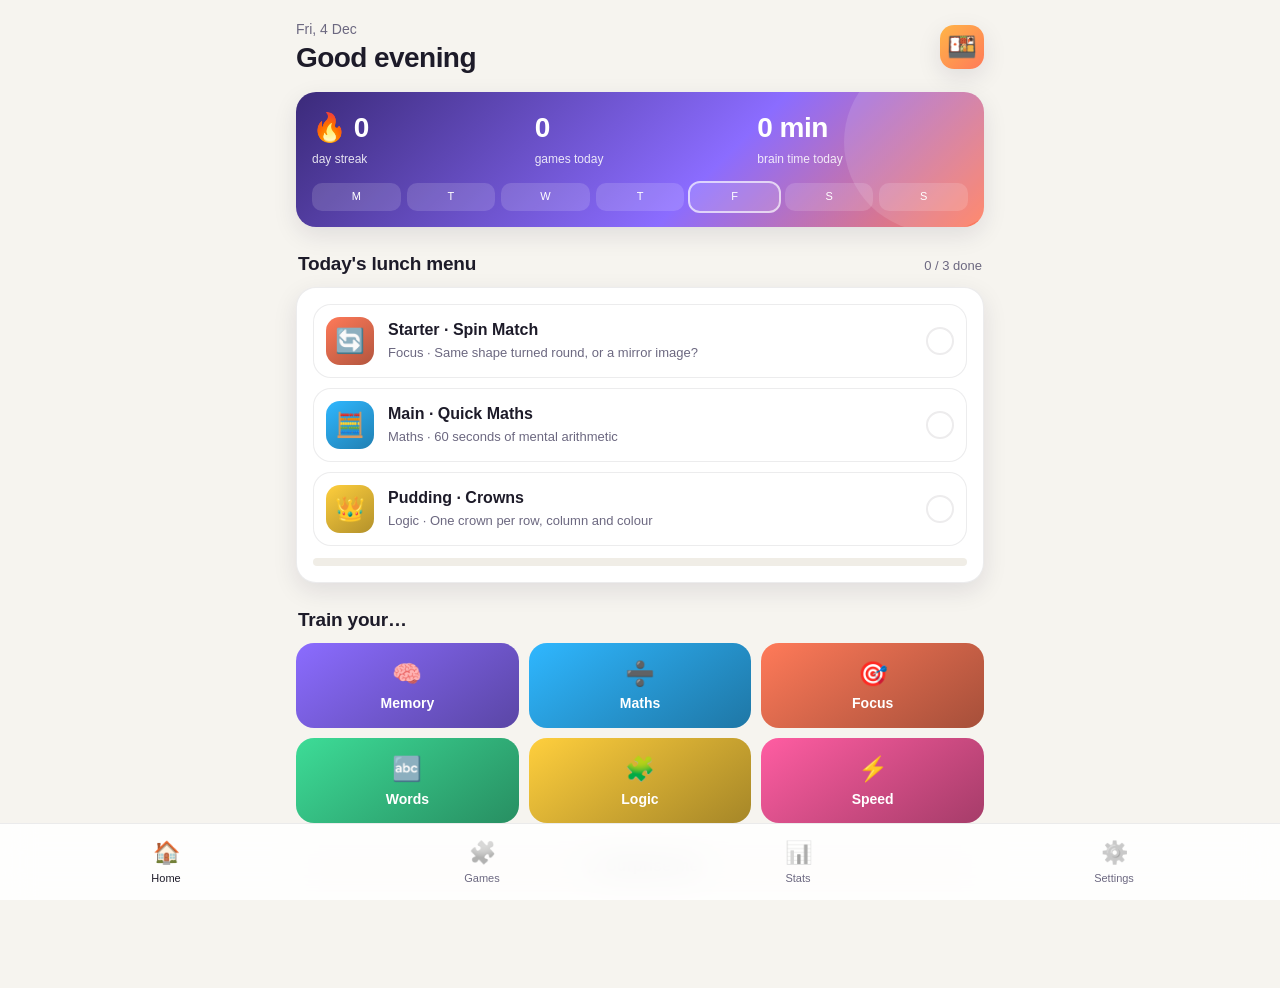
<file: index.html>
<!doctype html>
<html lang="en-GB">
<head>
  <meta charset="utf-8">
  <meta name="viewport" content="width=device-width, initial-scale=1, viewport-fit=cover, user-scalable=no">
  <title>Lunchbox – Brain Games</title>
  <meta name="description" content="Bite-sized brain games for your lunch break. Works offline.">
  <meta name="theme-color" content="#14121f">
  <meta name="apple-mobile-web-app-capable" content="yes">
  <meta name="mobile-web-app-capable" content="yes">
  <meta name="apple-mobile-web-app-status-bar-style" content="black-translucent">
  <meta name="apple-mobile-web-app-title" content="Lunchbox">
  <link rel="manifest" href="manifest.webmanifest">
  <link rel="icon" href="icons/icon.svg" type="image/svg+xml">
  <link rel="apple-touch-icon" href="icons/apple-touch-icon.png">
  <link rel="stylesheet" href="css/styles.css">
</head>
<body>
  <div id="app">
    <main id="view" class="view"></main>

    <nav id="tabbar" class="tabbar" aria-label="Main">
      <button data-tab="home" class="tab is-active"><span class="tab-ico">🏠</span><span>Home</span></button>
      <button data-tab="games" class="tab"><span class="tab-ico">🧩</span><span>Games</span></button>
      <button data-tab="stats" class="tab"><span class="tab-ico">📊</span><span>Stats</span></button>
      <button data-tab="settings" class="tab"><span class="tab-ico">⚙️</span><span>Settings</span></button>
    </nav>
  </div>

  <!-- Game screen -->
  <section id="game-screen" class="game-screen" hidden>
    <header class="game-bar">
      <button id="game-back" class="icon-btn" aria-label="Back to menu">←</button>
      <div class="game-title" id="game-title"></div>
      <div class="game-status" id="game-status"></div>
    </header>
    <div id="game-root" class="game-root"></div>
  </section>

  <!-- Intro / results sheet -->
  <div id="sheet" class="sheet" hidden>
    <div class="sheet-card" id="sheet-card"></div>
  </div>

  <div id="toast" class="toast" hidden></div>

  <script src="js/core.js"></script>
  <script src="js/games/memory-match.js"></script>
  <script src="js/games/pattern-recall.js"></script>
  <script src="js/games/number-flash.js"></script>
  <script src="js/games/n-back.js"></script>
  <script src="js/games/make-24.js"></script>
  <script src="js/games/quick-maths.js"></script>
  <script src="js/games/target-number.js"></script>
  <script src="js/games/colour-clash.js"></script>
  <script src="js/games/number-hunt.js"></script>
  <script src="js/games/odd-colour.js"></script>
  <script src="js/games/spin-match.js"></script>
  <script src="js/games/word-scramble.js"></script>
  <script src="js/games/missing-vowels.js"></script>
  <script src="js/games/word-climb.js"></script>
  <script src="js/games/sudoku.js"></script>
  <script src="js/games/crowns.js"></script>
  <script src="js/games/sun-moon.js"></script>
  <script src="js/games/picture-grid.js"></script>
  <script src="js/games/code-breaker.js"></script>
  <script src="js/games/reaction.js"></script>
  <script src="js/games/green-light.js"></script>
  <script src="js/app.js"></script>
</body>
</html>
</file>
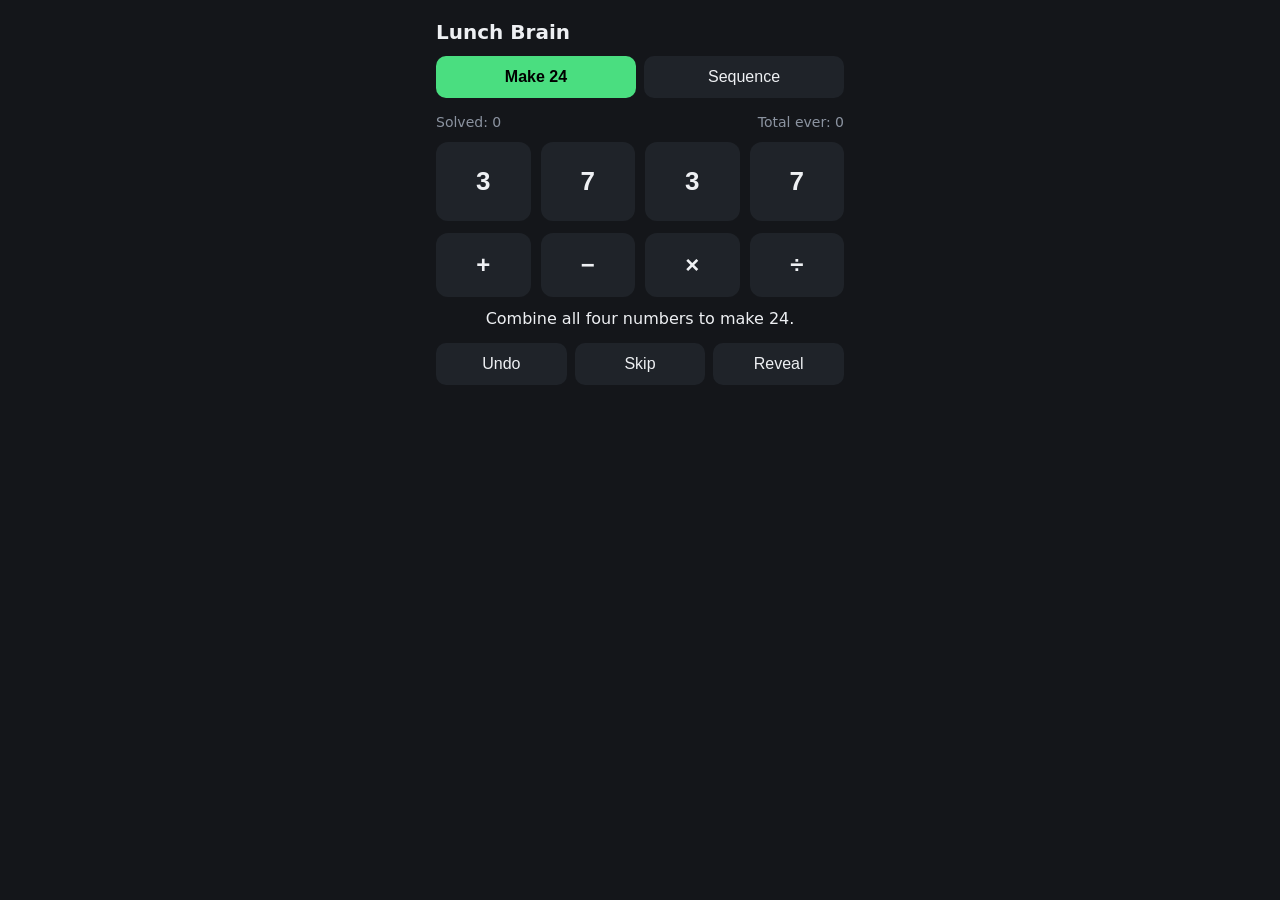
<file: original-lunch-brain.html>
<!doctype html>
<html lang="en-GB"><head><meta charset="utf-8">
<meta name="viewport" content="width=device-width,initial-scale=1">
<title>Lunch Brain</title>
<style>
:root{--bg:#14161a;--card:#1f2329;--ink:#eef0f3;--mut:#8b93a0;--acc:#4ade80;--bad:#f87171;--sel:#60a5fa}
*{box-sizing:border-box;-webkit-tap-highlight-color:transparent}
body{margin:0;background:var(--bg);color:var(--ink);font-family:system-ui,sans-serif;display:flex;justify-content:center}
main{width:100%;max-width:440px;padding:16px}
h1{font-size:20px;margin:4px 0 12px}
nav{display:flex;gap:8px;margin-bottom:16px}
nav button,.btn{flex:1;padding:12px;border:0;border-radius:10px;background:var(--card);color:var(--ink);font-size:16px}
nav button.on{background:var(--acc);color:#000;font-weight:600}
.stats{display:flex;justify-content:space-between;color:var(--mut);font-size:14px;margin-bottom:12px}
.row{display:grid;grid-template-columns:repeat(4,1fr);gap:10px;margin:12px 0}
.tile{padding:22px 0;border-radius:12px;background:var(--card);color:var(--ink);border:2px solid transparent;font-size:26px;font-weight:600}
.tile.sel{border-color:var(--sel)}
.op{padding:16px 0;font-size:24px}
.msg{min-height:24px;text-align:center;margin:10px 0;font-size:16px}
.grid{display:grid;grid-template-columns:repeat(3,1fr);gap:10px;margin:16px 0}
.cell{aspect-ratio:1;border-radius:14px;background:var(--card);border:0}
.cell.lit{background:var(--acc)}
.cell.wrong{background:var(--bad)}
.hide{display:none}
</style></head><body><main>
<h1>Lunch Brain</h1>
<nav><button id="t24" class="on">Make 24</button><button id="tseq">Sequence</button></nav>

<section id="g24">
  <div class="stats"><span id="s24">Solved: 0</span><span id="b24"></span></div>
  <div class="row" id="tiles"></div>
  <div class="row" id="ops"></div>
  <div class="msg" id="m24">Combine all four numbers to make 24.</div>
  <div style="display:flex;gap:8px">
    <button class="btn" id="undo">Undo</button>
    <button class="btn" id="skip">Skip</button>
    <button class="btn" id="hint">Reveal</button>
  </div>
</section>

<section id="gseq" class="hide">
  <div class="stats"><span id="sq">Level: 0</span><span id="bq"></span></div>
  <div class="grid" id="grid"></div>
  <div class="msg" id="mq">Watch the pattern, then repeat it.</div>
  <button class="btn" id="start" style="width:100%">Start</button>
</section>

<script>
const $=id=>document.getElementById(id);
function load(k){try{return +localStorage.getItem(k)||0}catch(e){return 0}}
function save(k,v){try{localStorage.setItem(k,v)}catch(e){}}

/* ---------- tabs ---------- */
$('t24').onclick=()=>tab(true);$('tseq').onclick=()=>tab(false);
function tab(a){$('g24').classList.toggle('hide',!a);$('gseq').classList.toggle('hide',a);
  $('t24').classList.toggle('on',a);$('tseq').classList.toggle('on',!a)}

/* ---------- Make 24 ---------- */
const OPS=['+','−','×','÷'];
function apply(a,o,b){return o=='+'?a+b:o=='−'?a-b:o=='×'?a*b:(b===0?NaN:a/b)}
function solve(nums){ // returns expression string or null
  const go=l=>{
    if(l.length==1)return Math.abs(l[0].v-24)<1e-6?l[0].e:null;
    for(let i=0;i<l.length;i++)for(let j=0;j<l.length;j++){if(i==j)continue;
      const rest=l.filter((_,k)=>k!=i&&k!=j);
      for(const o of OPS){const v=apply(l[i].v,o,l[j].v);if(!isFinite(v))continue;
        const r=go([...rest,{v,e:'('+l[i].e+o+l[j].e+')'}]);if(r)return r}}
    return null};
  return go(nums.map(n=>({v:n,e:''+n})));
}
let tiles=[],hist=[],selA=null,selOp=null,solved=load('solved24'),orig=[];
function newPuzzle(){
  let n;do{n=[0,0,0,0].map(()=>1+Math.floor(Math.random()*9))}while(!solve(n));
  orig=n;tiles=n.map(v=>({v}));hist=[];selA=null;selOp=null;
  $('m24').textContent='Combine all four numbers to make 24.';draw24();
}
function fmt(v){return Number.isInteger(v)?v:(Math.round(v*100)/100)}
function draw24(){
  $('s24').textContent='Solved: '+solved;
  $('b24').textContent='Total ever: '+load('solved24');
  const t=$('tiles');t.innerHTML='';
  tiles.forEach((x,i)=>{const b=document.createElement('button');b.className='tile'+(selA===i?' sel':'');
    b.textContent=fmt(x.v);b.onclick=()=>pickTile(i);t.appendChild(b)});
  t.style.gridTemplateColumns='repeat('+tiles.length+',1fr)';
  const o=$('ops');o.innerHTML='';
  OPS.forEach(s=>{const b=document.createElement('button');b.className='tile op'+(selOp===s?' sel':'');
    b.textContent=s;b.onclick=()=>{if(selA!==null){selOp=s;draw24()}};o.appendChild(b)});
}
function pickTile(i){
  if(selA===null){selA=i;draw24();return}
  if(selA===i){selA=null;selOp=null;draw24();return}
  if(!selOp){selA=i;draw24();return}
  const v=apply(tiles[selA].v,selOp,tiles[i].v);
  if(!isFinite(v)){$('m24').textContent='Cannot divide by zero.';return}
  hist.push(tiles.map(x=>({...x})));
  const keep=tiles.filter((_,k)=>k!=selA&&k!=i);keep.push({v});
  tiles=keep;selA=null;selOp=null;draw24();
  if(tiles.length==1){
    if(Math.abs(tiles[0].v-24)<1e-6){solved++;save('solved24',load('solved24')+1);
      $('m24').textContent='24! Nicely done.';draw24();setTimeout(newPuzzle,1200)}
    else $('m24').textContent='Got '+fmt(tiles[0].v)+'. Undo and try again.';
  }
}
$('undo').onclick=()=>{if(hist.length){tiles=hist.pop();selA=null;selOp=null;
  $('m24').textContent='Combine all four numbers to make 24.';draw24()}};
$('skip').onclick=newPuzzle;
$('hint').onclick=()=>{$('m24').textContent='One solution: '+solve(orig).replace(/^\((.*)\)$/,'$1')};
newPuzzle();

/* ---------- Sequence ---------- */
let seq=[],pos=0,busy=false,level=0;
const grid=$('grid'),cells=[];
for(let i=0;i<9;i++){const c=document.createElement('button');c.className='cell';
  c.onclick=()=>tap(i);grid.appendChild(c);cells.push(c)}
$('bq').textContent='Best: '+load('bestSeq');
const wait=ms=>new Promise(r=>setTimeout(r,ms));
async function flash(i,cls='lit',ms=450){cells[i].classList.add(cls);await wait(ms);cells[i].classList.remove(cls);await wait(150)}
async function play(){
  busy=true;pos=0;$('mq').textContent='Watch...';await wait(500);
  for(const i of seq)await flash(i);
  busy=false;$('mq').textContent='Your turn.';
}
$('start').onclick=()=>{if(busy)return;seq=[];level=0;next()};
function next(){seq.push(Math.floor(Math.random()*9));level=seq.length-1;
  $('sq').textContent='Level: '+level;play()}
async function tap(i){
  if(busy||!seq.length)return;
  if(i===seq[pos]){flash(i,'lit',200);pos++;
    if(pos===seq.length){busy=true;level=seq.length;$('sq').textContent='Level: '+level;
      if(level>load('bestSeq')){save('bestSeq',level);$('bq').textContent='Best: '+level}
      $('mq').textContent='Correct!';await wait(800);next()}}
  else{busy=true;flash(i,'wrong',500);
    $('mq').textContent='Missed. You reached level '+(seq.length-1)+'. Press Start to retry.';
    seq=[];await wait(600);busy=false}
}
</script></main></body></html>
</file>
<file: css/styles.css>
/* ===== Tokens ===== */
:root {
  --bg: #14121f;
  --bg-2: #1c1a2b;
  --card: #242238;
  --card-2: #2d2a45;
  --line: rgba(255,255,255,.08);
  --text: #f3f1ff;
  --muted: #a39fbf;
  --accent: #ffb547;
  --accent-ink: #2b1a00;
  --good: #3ddc97;
  --bad: #ff5d73;
  --shadow: 0 10px 30px rgba(0,0,0,.35);

  --memory: #8b6cff;
  --maths: #2fb7ff;
  --focus: #ff7a59;
  --words: #3ddc97;
  --logic: #ffcf3d;
  --speed: #ff5da2;

  --radius: 20px;
  --safe-top: env(safe-area-inset-top, 0px);
  --safe-bottom: env(safe-area-inset-bottom, 0px);
  color-scheme: dark;
}
:root[data-theme="light"] {
  --bg: #f6f4ef;
  --bg-2: #ffffff;
  --card: #ffffff;
  --card-2: #f0ede6;
  --line: rgba(20,18,31,.08);
  --text: #1d1b29;
  --muted: #6c6880;
  --shadow: 0 8px 24px rgba(30,20,60,.10);
  color-scheme: light;
}
@media (prefers-color-scheme: light) {
  :root:not([data-theme="dark"]):not([data-theme="light"]) {
    --bg: #f6f4ef;
    --bg-2: #ffffff;
    --card: #ffffff;
    --card-2: #f0ede6;
    --line: rgba(20,18,31,.08);
    --text: #1d1b29;
    --muted: #6c6880;
    --shadow: 0 8px 24px rgba(30,20,60,.10);
    color-scheme: light;
  }
}

/* ===== Base ===== */
* { box-sizing: border-box; -webkit-tap-highlight-color: transparent; }
[hidden] { display: none !important; }
html, body { margin: 0; height: 100%; }
body {
  background: var(--bg);
  color: var(--text);
  font: 16px/1.4 -apple-system, BlinkMacSystemFont, "Segoe UI", Roboto, "Helvetica Neue", Arial, sans-serif;
  overscroll-behavior: none;
  -webkit-user-select: none;
  user-select: none;
  touch-action: manipulation;
}
button { font: inherit; color: inherit; border: 0; background: none; cursor: pointer; }
input { font: inherit; }
h1, h2, h3 { margin: 0; line-height: 1.15; }

#app { min-height: 100%; }

.view {
  padding: calc(var(--safe-top) + 20px) 16px calc(var(--safe-bottom) + 96px);
  max-width: 720px;
  margin: 0 auto;
  animation: fade .25s ease;
}
@keyframes fade { from { opacity: 0; transform: translateY(6px); } to { opacity: 1; transform: none; } }

/* ===== Tab bar ===== */
.tabbar {
  position: fixed; left: 0; right: 0; bottom: 0;
  display: grid; grid-template-columns: repeat(4, 1fr);
  padding: 8px 8px calc(var(--safe-bottom) + 8px);
  background: color-mix(in srgb, var(--bg-2) 88%, transparent);
  backdrop-filter: blur(16px); -webkit-backdrop-filter: blur(16px);
  border-top: 1px solid var(--line);
  z-index: 10;
}
.tab {
  display: flex; flex-direction: column; align-items: center; gap: 2px;
  font-size: 11px; color: var(--muted); padding: 6px 0; border-radius: 12px;
}
.tab-ico { font-size: 22px; filter: grayscale(1) opacity(.6); transition: filter .2s; }
.tab.is-active { color: var(--text); }
.tab.is-active .tab-ico { filter: none; }

/* ===== Headings & common ===== */
.top { display: flex; align-items: center; justify-content: space-between; margin-bottom: 18px; }
.hello small { color: var(--muted); display: block; font-size: 14px; margin-bottom: 2px; }
.hello h1 { font-size: 28px; letter-spacing: -.02em; }
.brand-badge {
  width: 44px; height: 44px; border-radius: 14px; display: grid; place-items: center;
  background: linear-gradient(135deg, #ffb547, #ff7a59); font-size: 24px; box-shadow: var(--shadow);
}
.section-title { display: flex; justify-content: space-between; align-items: baseline; margin: 26px 2px 12px; }
.section-title h2 { font-size: 19px; letter-spacing: -.01em; }
.section-title span { color: var(--muted); font-size: 13px; }
.muted { color: var(--muted); }

.card {
  background: var(--card); border-radius: var(--radius); padding: 16px;
  border: 1px solid var(--line); box-shadow: var(--shadow);
}

.btn {
  display: inline-flex; align-items: center; justify-content: center; gap: 8px;
  padding: 14px 20px; border-radius: 16px; font-weight: 700;
  background: var(--accent); color: var(--accent-ink);
  transition: transform .08s ease, opacity .2s;
}
.btn:active { transform: scale(.97); }
.btn.secondary { background: var(--card-2); color: var(--text); }
.btn.danger { background: var(--bad); color: #fff; }
.btn.block { width: 100%; }
.btn[disabled] { opacity: .4; pointer-events: none; }

/* ===== Hero / streak ===== */
.hero {
  position: relative; overflow: hidden;
  background: linear-gradient(135deg, #3b2a7a, #8b6cff 60%, #ff7a59);
  color: #fff; border: 0;
}
.hero::after {
  content: ""; position: absolute; right: -40px; top: -40px; width: 180px; height: 180px; border-radius: 50%;
  background: rgba(255,255,255,.12);
}
.hero-row { display: flex; gap: 12px; position: relative; z-index: 1; }
.hero-stat { flex: 1; }
.hero-stat b { display: block; font-size: 28px; letter-spacing: -.02em; }
.hero-stat span { font-size: 12px; opacity: .85; }
.week { display: flex; gap: 6px; margin-top: 14px; position: relative; z-index: 1; }
.week div {
  flex: 1; text-align: center; font-size: 11px; padding: 6px 0; border-radius: 10px;
  background: rgba(255,255,255,.14);
}
.week div.on { background: #fff; color: #3b2a7a; font-weight: 700; }
.week div.today { outline: 2px solid rgba(255,255,255,.7); }

/* ===== Daily ===== */
.daily { display: grid; gap: 10px; }
.daily-item {
  display: flex; align-items: center; gap: 14px; padding: 12px;
  background: var(--card); border: 1px solid var(--line); border-radius: 18px; text-align: left; width: 100%;
}
.daily-item .gi { width: 48px; height: 48px; font-size: 24px; border-radius: 14px; }
.daily-item .meta { flex: 1; min-width: 0; }
.daily-item .meta b { display: block; }
.daily-item .meta span { font-size: 13px; color: var(--muted); }
.check {
  width: 28px; height: 28px; border-radius: 50%; display: grid; place-items: center;
  border: 2px solid var(--line); font-size: 14px; flex: none;
}
.check.done { background: var(--good); border-color: var(--good); color: #05301d; }
.progress { height: 8px; background: var(--card-2); border-radius: 99px; overflow: hidden; margin-top: 12px; }
.progress i { display: block; height: 100%; background: var(--good); border-radius: 99px; transition: width .4s; }

/* ===== Game icons ===== */
.gi {
  display: grid; place-items: center; flex: none;
  background: var(--c, var(--accent));
  background: linear-gradient(145deg, color-mix(in srgb, var(--c) 100%, #fff 0%), color-mix(in srgb, var(--c) 70%, #000));
  color: #fff;
}

/* ===== Chips ===== */
.chips { display: flex; gap: 8px; overflow-x: auto; padding: 2px 2px 6px; margin: 0 -16px; padding-left: 16px; padding-right: 16px; scrollbar-width: none; }
.chips::-webkit-scrollbar { display: none; }
.chip {
  flex: none; padding: 8px 14px; border-radius: 99px; background: var(--card); border: 1px solid var(--line);
  font-size: 14px; color: var(--muted);
}
.chip.is-active { background: var(--text); color: var(--bg); border-color: var(--text); }

/* ===== Game grid ===== */
.grid { display: grid; grid-template-columns: repeat(2, 1fr); gap: 12px; }
@media (min-width: 560px) { .grid { grid-template-columns: repeat(3, 1fr); } }
.tile {
  position: relative; text-align: left; padding: 14px; border-radius: 20px;
  background: var(--card); border: 1px solid var(--line); box-shadow: var(--shadow);
  display: flex; flex-direction: column; gap: 10px; min-height: 150px;
  transition: transform .1s ease;
}
.tile:active { transform: scale(.97); }
.tile .gi { width: 52px; height: 52px; border-radius: 16px; font-size: 26px; }
.tile b { font-size: 16px; }
.tile .cat { font-size: 12px; color: var(--muted); }
.tile .best { margin-top: auto; font-size: 12px; color: var(--muted); }
.tile .best strong { color: var(--text); }
.tile .new {
  position: absolute; top: 12px; right: 12px; font-size: 10px; font-weight: 800; letter-spacing: .06em;
  background: var(--accent); color: var(--accent-ink); padding: 3px 7px; border-radius: 99px;
}

/* Horizontal scroller for categories on home */
.cats { display: grid; grid-template-columns: repeat(3, 1fr); gap: 10px; }
.cat-card {
  border-radius: 18px; padding: 14px 10px; text-align: center; color: #fff; font-weight: 700; font-size: 14px;
  background: linear-gradient(145deg, var(--c), color-mix(in srgb, var(--c) 65%, #000));
}
.cat-card span { display: block; font-size: 24px; margin-bottom: 4px; }

/* ===== Stats ===== */
.kpis { display: grid; grid-template-columns: repeat(2, 1fr); gap: 10px; }
.kpi b { display: block; font-size: 26px; letter-spacing: -.02em; }
.kpi span { font-size: 13px; color: var(--muted); }
.bars { display: grid; gap: 12px; }
.bar-row { display: grid; grid-template-columns: 90px 1fr 34px; align-items: center; gap: 10px; font-size: 14px; }
.bar { height: 10px; background: var(--card-2); border-radius: 99px; overflow: hidden; }
.bar i { display: block; height: 100%; background: var(--c); border-radius: 99px; }
.bar-row em { font-style: normal; color: var(--muted); text-align: right; }
.list { display: grid; gap: 0; }
.list-row { display: flex; align-items: center; gap: 12px; padding: 12px 0; border-bottom: 1px solid var(--line); }
.list-row:last-child { border-bottom: 0; }
.list-row .gi { width: 38px; height: 38px; border-radius: 12px; font-size: 19px; }
.list-row .meta { flex: 1; min-width: 0; }
.list-row .meta b { display: block; font-size: 15px; }
.list-row .meta span { font-size: 12px; color: var(--muted); }
.list-row .val { text-align: right; font-size: 13px; color: var(--muted); }
.list-row .val strong { display: block; color: var(--text); font-size: 15px; }

/* ===== Settings ===== */
.setting { display: flex; align-items: center; justify-content: space-between; gap: 12px; padding: 14px 0; border-bottom: 1px solid var(--line); }
.setting:last-child { border-bottom: 0; }
.setting small { display: block; color: var(--muted); font-size: 13px; }
.switch { position: relative; width: 52px; height: 32px; flex: none; }
.switch input { opacity: 0; width: 0; height: 0; }
.switch i { position: absolute; inset: 0; background: var(--card-2); border-radius: 99px; transition: .2s; border: 1px solid var(--line); }
.switch i::after { content: ""; position: absolute; width: 26px; height: 26px; left: 2px; top: 2px; border-radius: 50%; background: #fff; transition: .2s; box-shadow: 0 2px 6px rgba(0,0,0,.3); }
.switch input:checked + i { background: var(--good); }
.switch input:checked + i::after { transform: translateX(20px); }
.seg { display: inline-flex; background: var(--card-2); border-radius: 12px; padding: 3px; }
.seg button { padding: 7px 12px; border-radius: 9px; font-size: 13px; color: var(--muted); }
.seg button.is-active { background: var(--card); color: var(--text); box-shadow: 0 1px 4px rgba(0,0,0,.2); }

/* ===== Game screen ===== */
.game-screen {
  position: fixed; inset: 0; z-index: 20; background: var(--bg);
  display: flex; flex-direction: column;
  padding-top: var(--safe-top); padding-bottom: var(--safe-bottom);
}
.game-bar {
  display: grid; grid-template-columns: 44px 1fr auto; align-items: center; gap: 10px;
  padding: 10px 12px; border-bottom: 1px solid var(--line);
}
.icon-btn { width: 44px; height: 44px; border-radius: 14px; background: var(--card); font-size: 20px; border: 1px solid var(--line); }
.game-title { font-weight: 800; font-size: 17px; white-space: nowrap; overflow: hidden; text-overflow: ellipsis; }
.game-status { display: flex; gap: 8px; }
.pill {
  background: var(--card); border: 1px solid var(--line); border-radius: 99px; padding: 6px 12px;
  font-weight: 700; font-size: 14px; font-variant-numeric: tabular-nums; white-space: nowrap;
}
.pill.warn { background: var(--bad); color: #fff; border-color: transparent; }
.game-root {
  flex: 1; position: relative; overflow: auto;
  display: flex; flex-direction: column; align-items: center; justify-content: center;
  padding: 16px; gap: 16px;
}
.game-root > * { max-width: 520px; width: 100%; }
.prompt { text-align: center; color: var(--muted); font-size: 15px; min-height: 22px; }
.big { font-size: 44px; font-weight: 800; text-align: center; letter-spacing: -.02em; font-variant-numeric: tabular-nums; }

/* Feedback flash */
.flash-good { animation: flashGood .35s; }
.flash-bad { animation: flashBad .35s; }
@keyframes flashGood { 0% { box-shadow: 0 0 0 0 var(--good); } 100% { box-shadow: 0 0 0 14px transparent; } }
@keyframes flashBad { 0%, 100% { transform: translateX(0); } 25% { transform: translateX(-8px); } 75% { transform: translateX(8px); } }

/* ===== Sheet (intro/results) ===== */
.sheet {
  position: fixed; inset: 0; z-index: 40; background: rgba(5,4,12,.6);
  display: flex; align-items: flex-end; justify-content: center;
  backdrop-filter: blur(4px); -webkit-backdrop-filter: blur(4px);
  animation: fade .2s;
}
.sheet-card {
  width: 100%; max-width: 560px; background: var(--bg-2); border-radius: 28px 28px 0 0;
  padding: 24px 20px calc(var(--safe-bottom) + 20px); box-shadow: var(--shadow);
  animation: up .28s cubic-bezier(.2,.9,.3,1.2);
  max-height: 92vh; overflow: auto;
}
@media (min-width: 600px) { .sheet { align-items: center; } .sheet-card { border-radius: 28px; } }
@keyframes up { from { transform: translateY(40px); opacity: 0; } to { transform: none; opacity: 1; } }
.sheet-head { display: flex; gap: 14px; align-items: center; margin-bottom: 14px; }
.sheet-head .gi { width: 60px; height: 60px; border-radius: 18px; font-size: 30px; }
.sheet-head small { color: var(--muted); font-size: 13px; }
.sheet h2 { font-size: 24px; }
.howto { margin: 0 0 18px; padding-left: 20px; color: var(--muted); }
.howto li { margin: 6px 0; }
.trains { display: flex; flex-wrap: wrap; gap: 6px; margin-bottom: 16px; }
.trains span { font-size: 12px; padding: 4px 10px; border-radius: 99px; background: var(--card-2); color: var(--muted); }
.modes { display: flex; gap: 8px; margin-bottom: 16px; }
.modes button { flex: 1; padding: 12px; border-radius: 14px; background: var(--card-2); font-weight: 700; font-size: 14px; border: 2px solid transparent; }
.modes button.is-active { border-color: var(--accent); }
.sheet-actions { display: grid; gap: 10px; }
.result-score { text-align: center; margin: 8px 0 6px; }
.result-score b { display: block; font-size: 56px; letter-spacing: -.03em; line-height: 1; }
.result-score span { color: var(--muted); }
.result-detail { text-align: center; color: var(--muted); margin-bottom: 18px; }
.badge-best {
  display: block; width: fit-content; margin: 0 auto 14px; background: var(--accent); color: var(--accent-ink);
  font-weight: 800; font-size: 13px; padding: 5px 12px; border-radius: 99px; animation: pop .5s;
}
@keyframes pop { 0% { transform: scale(.4); } 70% { transform: scale(1.15); } 100% { transform: scale(1); } }

/* ===== Toast ===== */
.toast {
  position: fixed; left: 50%; bottom: calc(var(--safe-bottom) + 96px); transform: translateX(-50%);
  background: var(--text); color: var(--bg); padding: 10px 16px; border-radius: 14px; font-weight: 600; font-size: 14px;
  z-index: 60; box-shadow: var(--shadow); animation: fade .2s;
}

/* ===== Shared game widgets ===== */
.board { display: grid; gap: 8px; margin: 0 auto; }
.cell {
  aspect-ratio: 1; border-radius: 14px; background: var(--card); border: 1px solid var(--line);
  display: grid; place-items: center; font-weight: 800; font-size: 22px; transition: background .15s, transform .1s;
}
.cell:active { transform: scale(.95); }
.keypad { display: grid; grid-template-columns: repeat(3, 1fr); gap: 8px; }
.keypad button {
  padding: 16px 0; border-radius: 14px; background: var(--card); border: 1px solid var(--line);
  font-size: 22px; font-weight: 700;
}
.keypad button:active { background: var(--card-2); }
.answer-box {
  min-height: 64px; border-radius: 16px; background: var(--card); border: 2px solid var(--line);
  display: grid; place-items: center; font-size: 32px; font-weight: 800; font-variant-numeric: tabular-nums;
}
.choice-row { display: grid; grid-template-columns: repeat(2, 1fr); gap: 10px; }
.choice-row button {
  padding: 18px 0; border-radius: 16px; font-weight: 800; font-size: 18px; color: #fff;
}
.text-input {
  width: 100%; padding: 16px; border-radius: 16px; border: 2px solid var(--line); background: var(--card);
  color: var(--text); font-size: 22px; font-weight: 700; text-align: center; text-transform: uppercase; letter-spacing: .08em;
  -webkit-user-select: text; user-select: text;
}
.text-input:focus { outline: none; border-color: var(--accent); }
.letter-row { display: flex; flex-wrap: wrap; gap: 8px; justify-content: center; }
.letter {
  width: 48px; height: 54px; border-radius: 12px; background: var(--card); border: 1px solid var(--line);
  font-size: 24px; font-weight: 800; display: grid; place-items: center; box-shadow: 0 3px 0 rgba(0,0,0,.25);
}
.letter.slot { background: transparent; border: 2px dashed var(--line); box-shadow: none; }
.letter.used { opacity: .2; pointer-events: none; }
.row-btns { display: flex; gap: 10px; }
.row-btns .btn { flex: 1; }
</file>
